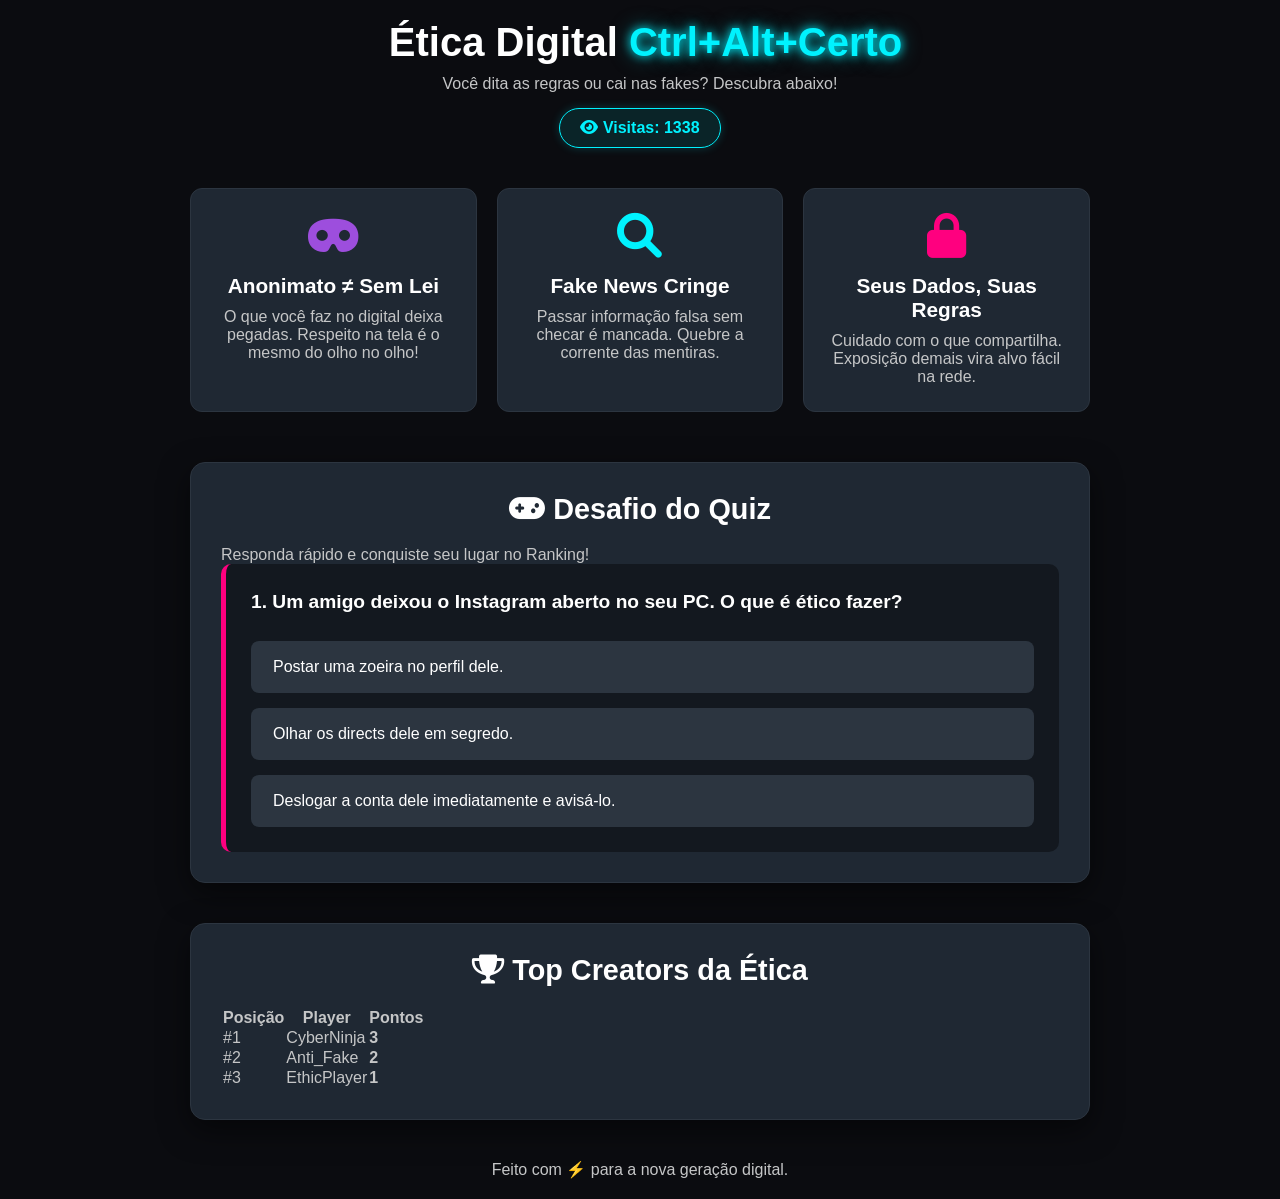
<file: index.html>
<!DOCTYPE html>
<html lang="pt-BR">
<head>
    <meta charset="UTF-8">
    <meta name="viewport" content="width=device-width, initial-scale=1.0">
    <title>Ética Digital: O Game da Internet</title>
    <link rel="stylesheet" href="style.css">
    <link rel="stylesheet" href="https://cdnjs.cloudflare.com/ajax/libs/font-awesome/6.0.0/css/all.min.css">
</head>
<body>

    <header>
        <h1><i class="fa-solid fa-shield-halved"></i> Ética Digital <span class="neon-text">Ctrl+Alt+Certo</span></h1>
        <p>Você dita as regras ou cai nas fakes? Descubra abaixo!</p>
        <div class="visitor-counter">
            <i class="fa-solid fa-eye"></i> Visitas: <span id="counter-val">1.337</span>
        </div>
    </header>

    <main>
        <section class="cards-container">
            <div class="card card-purple">
                <i class="fa-solid fa-mask icon-card"></i>
                <h3>Anonimato ≠ Sem Lei</h3>
                <p>O que você faz no digital deixa pegadas. Respeito na tela é o mesmo do olho no olho!</p>
            </div>
            <div class="card card-blue">
                <i class="fa-solid fa-magnifying-glass icon-card"></i>
                <h3>Fake News Cringe</h3>
                <p>Passar informação falsa sem checar é mancada. Quebre a corrente das mentiras.</p>
            </div>
            <div class="card card-pink">
                <i class="fa-solid fa-lock icon-card"></i>
                <h3>Seus Dados, Suas Regras</h3>
                <p>Cuidado com o que compartilha. Exposição demais vira alvo fácil na rede.</p>
            </div>
        </section>

        <section class="quiz-section">
            <h2><i class="fa-solid fa-gamepad"></i> Desafio do Quiz</h2>
            <p>Responda rápido e conquiste seu lugar no Ranking!</p>
            
            <div class="quiz-box" id="quiz-box">
                <div id="question-container">
                    <h3 id="question-text">Carregando pergunta...</h3>
                    <div id="options-container" class="options-grid"></div>
                </div>
                
                <div id="score-container" class="hide">
                    <h3>Fim de Jogo! 🎮</h3>
                    <p>Sua pontuação: <span id="final-score" class="neon-text">0</span> acertos.</p>
                    <div class="input-group">
                        <input type="text" id="username" placeholder="Seu Nickname/Nome" maxlength="15">
                        <button id="save-score-btn">Salvar no Ranking</button>
                    </div>
                </div>
            </div>
        </section>

        <section class="ranking-section">
            <h2><i class="fa-solid fa-trophy"></i> Top Creators da Ética</h2>
            <div class="ranking-table-wrapper">
                <table id="ranking-table">
                    <thead>
                        <tr>
                            <th>Posição</th>
                            <th>Player</th>
                            <th>Pontos</th>
                        </tr>
                    </thead>
                    <tbody id="ranking-body">
                        </tbody>
                </table>
            </div>
        </section>
    </main>

    <footer>
        <p>Feito com ⚡ para a nova geração digital.</p>
    </footer>

    <script src="script.js"></script>
</body>
</html>
</file>
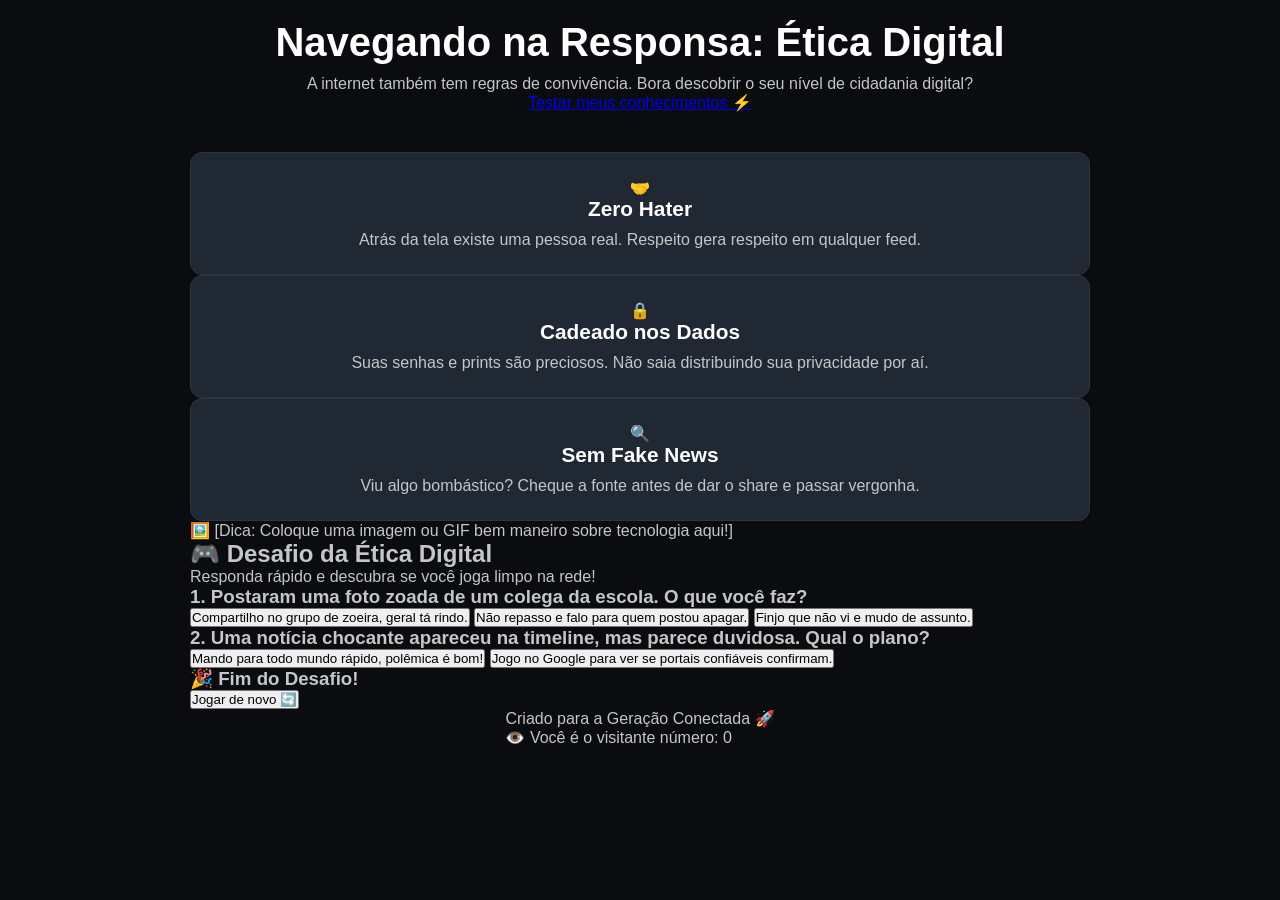
<file: gemini-code-1782391077020.html>
<!DOCTYPE html>
<html lang="pt-BR">
<head>
    <meta charset="UTF-8">
    <meta name="viewport" content="width=device-width, initial-scale=1.0">
    <title>Ética Digital: Seu Guia de Sobrevivência Net</title>
    <link rel="stylesheet" href="style.css">
</head>
<body>

    <header class="hero">
        <h1>Navegando na Responsa: <span>Ética Digital</span></h1>
        <p>A internet também tem regras de convivência. Bora descobrir o seu nível de cidadania digital?</p>
        <a href="#quiz-section" class="btn-main">Testar meus conhecimentos ⚡</a>
    </header>

    <main class="container">
        <section class="cards-section">
            <div class="card card-purple">
                <div class="card-icon">🤝</div>
                <h3>Zero Hater</h3>
                <p>Atrás da tela existe uma pessoa real. Respeito gera respeito em qualquer feed.</p>
            </div>
            <div class="card card-pink">
                <div class="card-icon">🔒</div>
                <h3>Cadeado nos Dados</h3>
                <p>Suas senhas e prints são preciosos. Não saia distribuindo sua privacidade por aí.</p>
            </div>
            <div class="card card-blue">
                <div class="card-icon">🔍</div>
                <h3>Sem Fake News</h3>
                <p>Viu algo bombástico? Cheque a fonte antes de dar o share e passar vergonha.</p>
            </div>
        </section>

        <section class="image-banner">
            <div class="banner-placeholder">
                <p>🖼️ [Dica: Coloque uma imagem ou GIF bem maneiro sobre tecnologia aqui!]</p>
                </div>
        </section>

        <section id="quiz-section" class="quiz-container">
            <h2>🎮 Desafio da Ética Digital</h2>
            <p>Responda rápido e descubra se você joga limpo na rede!</p>
            
            <div id="quiz">
                <div class="quiz-step active" data-step="1">
                    <h3>1. Postaram uma foto zoada de um colega da escola. O que você faz?</h3>
                    <button class="quiz-option" data-correct="false">Compartilho no grupo de zoeira, geral tá rindo.</button>
                    <button class="quiz-option" data-correct="true">Não repasso e falo para quem postou apagar.</button>
                    <button class="quiz-option" data-correct="false">Finjo que não vi e mudo de assunto.</button>
                </div>

                <div class="quiz-step" data-step="2">
                    <h3>2. Uma notícia chocante apareceu na timeline, mas parece duvidosa. Qual o plano?</h3>
                    <button class="quiz-option" data-correct="false">Mando para todo mundo rápido, polêmica é bom!</button>
                    <button class="quiz-option" data-correct="true">Jogo no Google para ver se portais confiáveis confirmam.</button>
                </div>
            </div>

            <div id="quiz-result" class="hidden">
                <h3>🎉 Fim do Desafio!</h3>
                <p id="result-text"></p>
                <button onclick="restartQuiz()" class="btn-restart">Jogar de novo 🔄</button>
            </div>
        </section>
    </main>

    <footer>
        <p>Criado para a Geração Conectada 🚀</p>
        <div class="counter-box">
            👁️ Você é o visitante número: <span id="visitor-count">0</span>
        </div>
    </footer>

    <script src="script.js"></script>
</body>
</html>
</file>
<file: style.css>
/* ==========================================
   CONFIGURAÇÕES GERAIS E CORES (CYBERPUNK)
   ========================================== */
:root {
    --bg-color: #0b0c10;
    --card-bg: #1f2833;
    --neon-cyan: #00f2fe;
    --neon-purple: #9d4edd;
    --neon-pink: #ff007f;
    --text-color: #c5c6c7;
    --white: #ffffff;
}

* {
    margin: 0;
    padding: 0;
    box-sizing: border-box;
    font-family: 'Segoe UI', Roboto, Helvetica, Arial, sans-serif;
}

body {
    background-color: var(--bg-color);
    color: var(--text-color);
    padding: 20px;
    display: flex;
    flex-direction: column;
    align-items: center;
    min-height: 100vh;
}

/* ==========================================
   HEADER / TOPO DO SITE
   ========================================== */
header {
    text-align: center;
    margin-bottom: 40px;
    width: 100%;
    max-width: 900px;
}

header h1 {
    font-size: 2.5rem;
    color: var(--white);
    margin-bottom: 10px;
}

.neon-text {
    color: var(--neon-cyan);
    text-shadow: 0 0 10px var(--neon-cyan), 0 0 20px rgba(0, 242, 254, 0.5);
}

.visitor-counter {
    background: rgba(0, 242, 254, 0.1);
    border: 1px solid var(--neon-cyan);
    padding: 10px 20px;
    border-radius: 50px;
    display: inline-block;
    margin-top: 15px;
    font-weight: bold;
    color: var(--neon-cyan);
    box-shadow: 0 0 10px rgba(0, 242, 254, 0.2);
}

/* ==========================================
   LAYOUT PRINCIPAL
   ========================================== */
main {
    width: 100%;
    max-width: 900px;
}

/* CARDS DE CONTEÚDO RÁPIDO */
.cards-container {
    display: grid;
    grid-template-columns: repeat(auto-fit, minmax(250px, 1fr));
    gap: 20px;
    margin-bottom: 50px;
}

.card {
    background: var(--card-bg);
    border-radius: 12px;
    padding: 25px;
    text-align: center;
    border: 1px solid #2c3540;
    transition: transform 0.3s ease, box-shadow 0.3s ease, border-color 0.3s ease;
}

.card:hover {
    transform: translateY(-5px);
}

/* Efeitos de Hover Dinâmicos para os Cards */
.card-purple:hover { 
    box-shadow: 0 0 20px rgba(157, 78, 221, 0.6); 
    border-color: var(--neon-purple); 
}
.card-blue:hover { 
    box-shadow: 0 0 20px rgba(0, 242, 254, 0.6); 
    border-color: var(--neon-cyan); 
}
.card-pink:hover { 
    box-shadow: 0 0 20px rgba(255, 0, 127, 0.6); 
    border-color: var(--neon-pink); 
}

.icon-card {
    font-size: 2.8rem;
    margin-bottom: 15px;
    display: block;
}
.card-purple .icon-card { color: var(--neon-purple); }
.card-blue .icon-card { color: var(--neon-cyan); }
.card-pink .icon-card { color: var(--neon-pink); }

.card h3 {
    color: var(--white);
    margin-bottom: 10px;
    font-size: 1.3rem;
}

/* ==========================================
   SEÇÕES: QUIZ E RANKING
   ========================================== */
.quiz-section, .ranking-section {
    background: var(--card-bg);
    border-radius: 15px;
    padding: 30px;
    margin-bottom: 40px;
    box-shadow: 0 10px 30px rgba(0, 0, 0, 0.5);
    border: 1px solid #2c3540;
}

.quiz-section h2, .ranking-section h2 {
    color: var(--white);
    margin-bottom: 20px;
    text-align: center;
    font-size: 1.8rem;
}

.quiz-box {
    background: rgba(0, 0, 0, 0.4);
    padding: 25px;
    border-radius: 10px;
    border-left: 5px solid var(--neon-pink);
}

#question-text {
    color: var(--white);
    margin-bottom: 25px;
    font-size: 1.2rem;
    line-height: 1.4;
}

/* BOTÕES DE OPÇÃO DO QUIZ */
.options-grid {
    display: grid;
    grid-template-columns: 1fr;
    gap: 15px;
}

.option-btn {
    background: #2c3540;
    border: 2px solid transparent;
    color: var(--white);
    padding: 15px 20px;
    border-radius: 8px;
    cursor: pointer;
    text-align: left;
    font-size: 1rem;
    font-weight: 500;
    transition: all 0.2s ease;
}

.option-btn:hover {
    background: #3a4654;
    border-color: var(--neon-cyan);
    box-shadow: 0 0 10px rgba(0, 242, 254, 0.3);
    transform: scale(1.01);
}

/* TELA DE FIM DE JOGO / SALVAR SCORE */
.hide { 
    display: none !important; 
}

.input-group {
    margin-top: 20px;
    display: flex;
    flex-wrap: wrap;
    gap: 10px;
}

#username {
    flex: 1;
    min-width: 200px;
    padding: 14px;
    border-radius: 8px;
</file>
